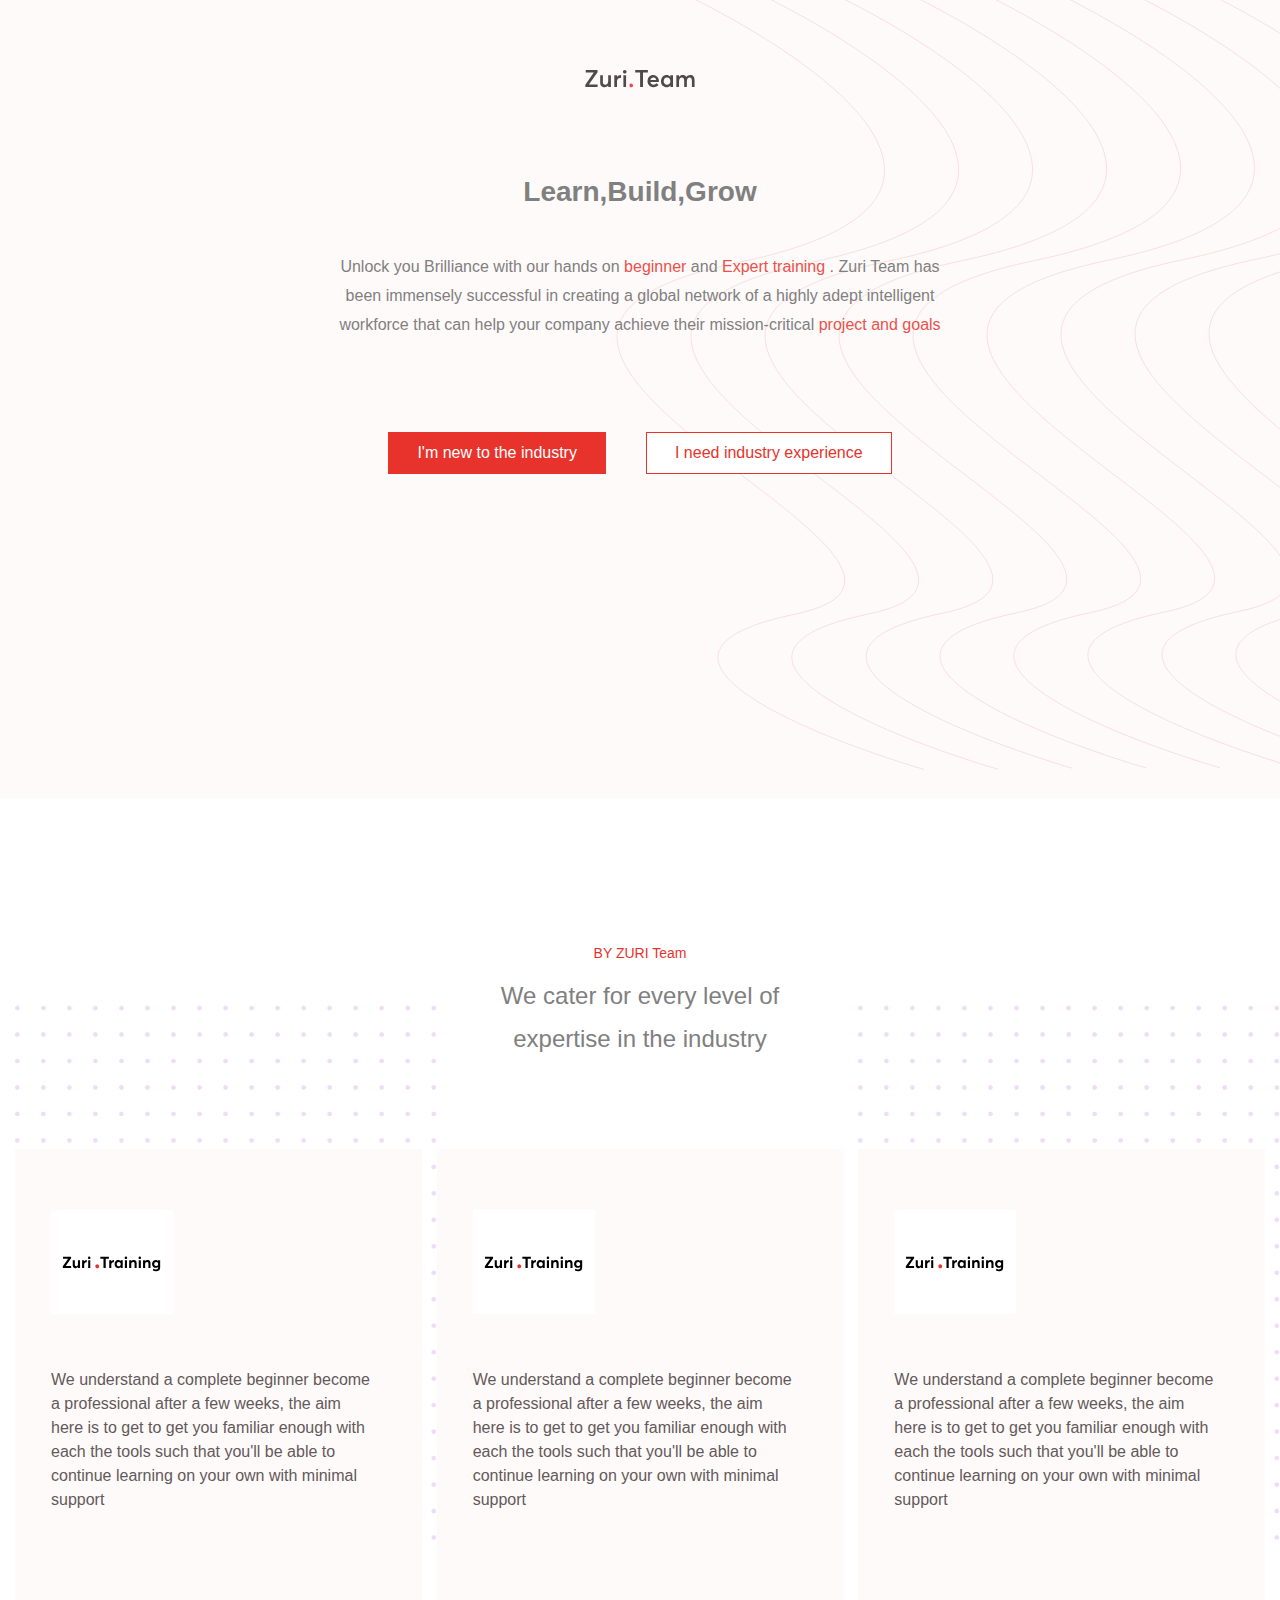
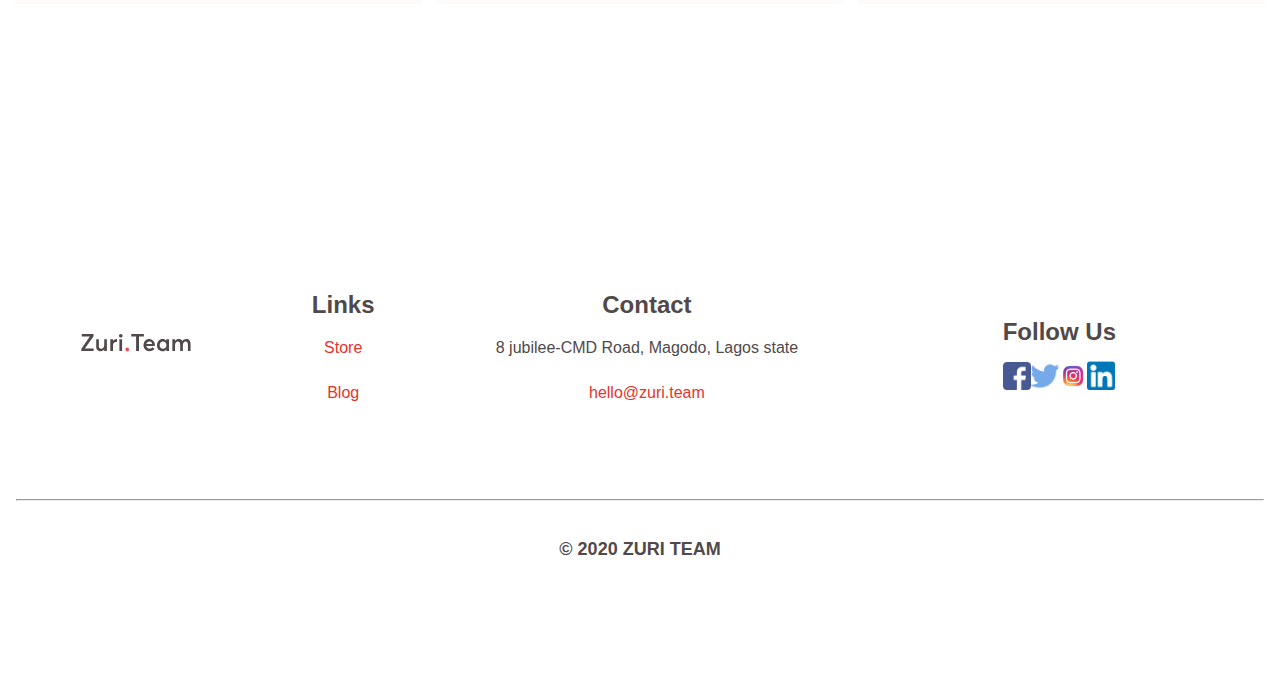
<file: index.html>
<!DOCTYPE html>
<html lang="en">
<head>
    <meta charset="UTF-8">
    <meta http-equiv="X-UA-Compatible" content="IE=edge">
    <meta name="viewport" content="width=device-width, initial-scale=1.0">
    <link rel="stylesheet" href="./landing page.css">
    <title>ZURI|Learn,Build,Grow</title>
</head>
<body>
    <section class="section-1">
        <div class="zuri-logo">
            <img src="./images/zuri-logo-full.svg" alt="">
        </div>

        <div class="section-1-content">
            <h2 class="l-b-g">
                Learn,Build,Grow
            </h2>
            <p class="section-1-paragraph">
                Unlock you Brilliance with our hands on 
                <a href="#" class="beginner">beginner</a>
                and
                <a href="#" class="expert"> Expert training</a> . Zuri Team has been immensely successful in creating a global network of a highly adept intelligent workforce that can help your company
                achieve their mission-critical <a href="#" class="project-and-goals">project and goals</a>
            </p>
            <div class="section-1-btn">
                <a href="https://joolaoluwa.github.io/zuri-pages-1/" class="newbie" target="_blank">
                    <button class="newbie-btn">I'm new to the industry</button>
                </a>
                <a href="https://joolaoluwa.github.io/zuri-pages-3/" class="need-experience" target="_blank">
                    <button class="need-experience-btn">I need industry experience</button>
                </a>
            </div>
        </div>
    </section>

    <section class="section-2">
        <div class="section-2-content">
                <h3 class="small-heading">BY ZURI Team</h3>
                <p class="slogan">
                    We cater for every level of
                    <br>
                    expertise in the industry
                </p>
            <div class="section-2-cards">
                <div class="cards">
                    <div class="card-image-1">
                        <img src="./images/right_yz6hn3.png" alt="" class="image-1">
                    <div class="cards-1">
                        <div class="cards-1-content">
                    <img src="./images/zuri-training-img.svg" alt="" class="zuri-training">
                    <p class="cards-1-content-paragraph    paragraph-section-1">We understand a complete beginner become a professional after a few weeks, the aim here is to get to get you familiar enough with each the tools such that you'll be able to continue learning on your own with minimal support</p>
                        </div>
                    </div>
                </div>
                    <div class="cards-2">
                        <div class="cards-2-content">
                    <img src="./images/zuri-training-img.svg" alt="" class="zuri-training">
                    <p class="cards-1-content-paragraph paragraph-section-2">We understand a complete beginner become a professional after a few weeks, the aim here is to get to get you familiar enough with each the tools such that you'll be able to continue learning on your own with minimal support</p>
                        </div>
                    </div>
                    <div class="card-image-3">
                        <img src="./images/right_yz6hn3.png" alt="" class="image-3">
                    <div class="cards-3">
                        <div class="cards-3-content">
                    <img src="./images/zuri-training-img.svg" alt="" class="zuri-training">
                    <p class="cards-1-content-paragraph paragraph-section-3">We understand a complete beginner become a professional after a few weeks, the aim here is to get to get you familiar enough with each the tools such that you'll be able to continue learning on your own with minimal support</p>
                        </div>
                    </div>
                </div>
                    
                    </div>
                </div>
            </div>
        </div>
    </section>

    <footer class="footer">
        <div class="flex-footer">
        <div class="footer-1">
<img src="./images/zuri-logo-full.svg" alt="" class="footer-image-1">
        </div>
        <div class="footer-2">
            <h3 class="footer-heading-1">Links</h3>
            <a href="" class="footer-link-1"> <p>Store</p>
            </a>
            <a href="" class="footer-link-2"><p> Blog</p>
            </a>
        </div>
        <div class="footer-3">
            <h3 class="footer-heading-1 contact-us" >Contact</h3>
            <p class="location">8 jubilee-CMD Road, Magodo, Lagos state</p>
            <p>
                <a href="#" class="link">hello@zuri.team</a>
            </p>
        </div>
        <div class="footer-4">
            <h3>Follow Us</h3>
            <div class="contact-icons">
                <a href="">
                    <img src="./images/fb.png" alt="" class="social-media"></a>
                 <a href="#">
                    <img src="./images/twitter.png" alt="" class="social-media">
                </a>
                <a href="#">
                    <img src="./images/IG.png" alt="" class="social-media">
                </a>
                <a href="#">
                    <img src="./images/in.png" alt="" class="social-media">
                </a>
            </div>
        </div>
    </div>
    <div class="footer-5">
        <hr class="horizontal-line">
    </div>
    <div class="copyright">&copy; 2020 ZURI TEAM</div>
    </footer>
</body>
</html>
</file>
<file: landing page.css>
/* globally removing all the padding and all margin in the elements */
*,*::before,*::after{
    padding: 0;
    margin: 0;
    box-sizing: border-box;
}

/* resetting the viewport font-size */
html{
    font-size: 62.5%;
}

/* body styling */
body{
    line-height: 1.8;
    font-family:Arial, Helvetica, sans-serif;
    background-color: white;
}
/* global styles */
/* a{
    text-decoration: none;
    font-size: 1.5rem;
    color: grey;
} */
/* section 1 global styles */
.section-1{
    background-image: url(./images/hero-bg.svg);
    height: 80rem;
    /* width: 100%; */
    background-position: center;
    background-repeat: no-repeat;
}
.l-b-g{
    font-size: 2.8rem;
    margin: 0 0 3.6rem;
    text-align: center;
    color: grey;
}
.section-1-paragraph{
    color: grey;
    text-align: center;
    font-size: 1.6rem;
    margin: 0 0 1.6rem;
}
.section-1-content{
    width: 100%;
   margin: 0 auto; 
   padding: 1rem;
}
.section-1-btn{
    margin: 9.2rem 0 5rem;
    display: flex;
    align-items: center;
    justify-content: center;
    flex-direction: column;
}
/* image in section 1 styling */
.zuri-logo{
    display: flex;
    justify-content: center;
    padding:6.9rem 0 0 ;
    margin: 0 0 6.9rem;
}
/* links and button in section 1 styles */

.beginner,.expert,.project-and-goals{
    color: #EA514A;
    text-decoration: none;
    font-size: 1.6rem;
}

.newbie,.need-experience{
    text-decoration: none;
    font-size: 1.6rem;
}
.newbie-btn,.need-experience-btn{
    text-decoration: none;
    font-size: 1.6rem;
    padding: 1.1rem 2.8rem;
    border : #E7332B solid .1rem;
    
}
.newbie-btn{
    background-color: #E7332B;
    color: white;
    margin-bottom: 2rem;
}
.need-experience-btn{
    text-decoration: none;
    color : #E7332B;
    border : #E7332B solid .1rem;
    background-color: white;
}

.newbie-btn:hover{
    background-color: white;
    color: #E7332B;
    transition: .25s all ease-in-out;
}
.need-experience-btn:hover{
    background-color: #E7332B;
    color: white;
    transition: .25s all ease-in-out;
}

@media (min-width:900px){
    .section-1-content{
        width: 50%;
    }
    .section-1-paragraph{
        width: 100%;
    }
    .section-1-btn{
        margin: 9.2rem 0 0;
        flex-direction: row;
    }
    .newbie-btn,.need-experience-btn{
        margin: 0 2rem;
    }
}

/* section 2 styles */
.section-2-content{
    padding: 0 1.5rem;
}
.cards{
    display: flex;
    flex-direction: column;
    margin: 2.4rem 0;
    position: relative;
}
/* .section-2-cards{
    padding: 0 1.5rem;
} */
.cards-image-1,.cards-2,.cards-image-3{
margin: 1.5rem 0;

}
.cards-1-content,.cards-2-content,.cards-3-content{
margin: 2.4rem 0;
padding: 6.1rem 4.7rem 8.2rem 3.6rem;
background-color: #FFFAFA;
}
/* text styles in section 2*/
.small-heading{
    color: #E7332B;
    text-align: center;
    font-size: 1.4rem;
    margin: 14.1rem 0 .8rem;
    font-weight: 100;
}
.slogan{
    margin: .8rem 0 6.4rem;
    font-size: 2.4rem;
    color: grey;
    text-align: center;
}
.cards-1-content-paragraph {
    font-size: 1.6rem;
    line-height: 2.4rem;
    color: #514949;
    opacity: .9;
    margin: 0 0 1rem;
}
/* image styles in section 2 */
.zuri-training{
    margin: 0 0 4.8rem;
}
.image-1,.image-3{
    display: none;
}

/* this media query was used in the section 2 to display the cards using the row value of flex-direction  with a width of 1000px*/
@media (min-width:1000px){
    .cards{
        flex-direction: row;
        margin: 0rem;
    }
    .cards-image-1,.cards-2,.cards-image-3{
        margin: 0 1.5rem ;
        
        }
        .flex-footer{
            flex-direction: row;
        }
}

@media (min-width:1200px){
    .cards{
        flex-direction: row;
        margin: 0rem;
    }
    .cards-image-1,.cards-image-3{
        display: flex;
        position: relative;
    }
    .image-1,.image-3{
        display: block;
        position: absolute;
        width: 35%;
        z-index: -1;
        overflow: hidden;
        margin: 0 0 4.8rem;
        top: -120px;
        /* right: -75px; */
    }
}

/* footer styles */
footer{
    margin-top: 21.5rem;
}
.flex-footer{
    display: flex;
    flex-direction: column;
    align-items: center;
    justify-content: center;
    padding: 2rem;
    margin-bottom: 5.6rem;

}
.footer-1,.footer-2,
.footer-3,.footer-4{
    display: flex;
    flex-direction: column;
    align-items: center;
}
.contact-icons{
    display: flex;
    justify-content: center;
    align-items: center;
}
hr{
    margin: 1.6rem;
}
/* footer text styles */
footer h3{
    font-size: 2.4rem;
    font-weight: bold;
    margin: 2rem 0 .8rem;
    color: #514949;
}
.link{
    color: #E7332B;
}
footer p{
    font-size: 1.6rem;
    margin: 0 0 1.6rem;
    color: #E7332B;
}
.location{
    color: #514949;
}
.copyright{
    font-size: 1.8rem;
    margin: 3.2rem 0 1.6rem;
    padding: 0 0 9.7rem;
    font-weight: bold;
    text-align: center;
    color: #514949;
}
/* global links in the footer */
a{
    text-decoration: none;
}
/* contact icon in the footer */
footer .social-media{
    width: 100%;
}
.contact-icons a{
    width: 10%;
}

@media (min-width:1000px){
        
        .flex-footer{
            flex-direction: row;
            justify-content: space-around;
        }
}
</file>
